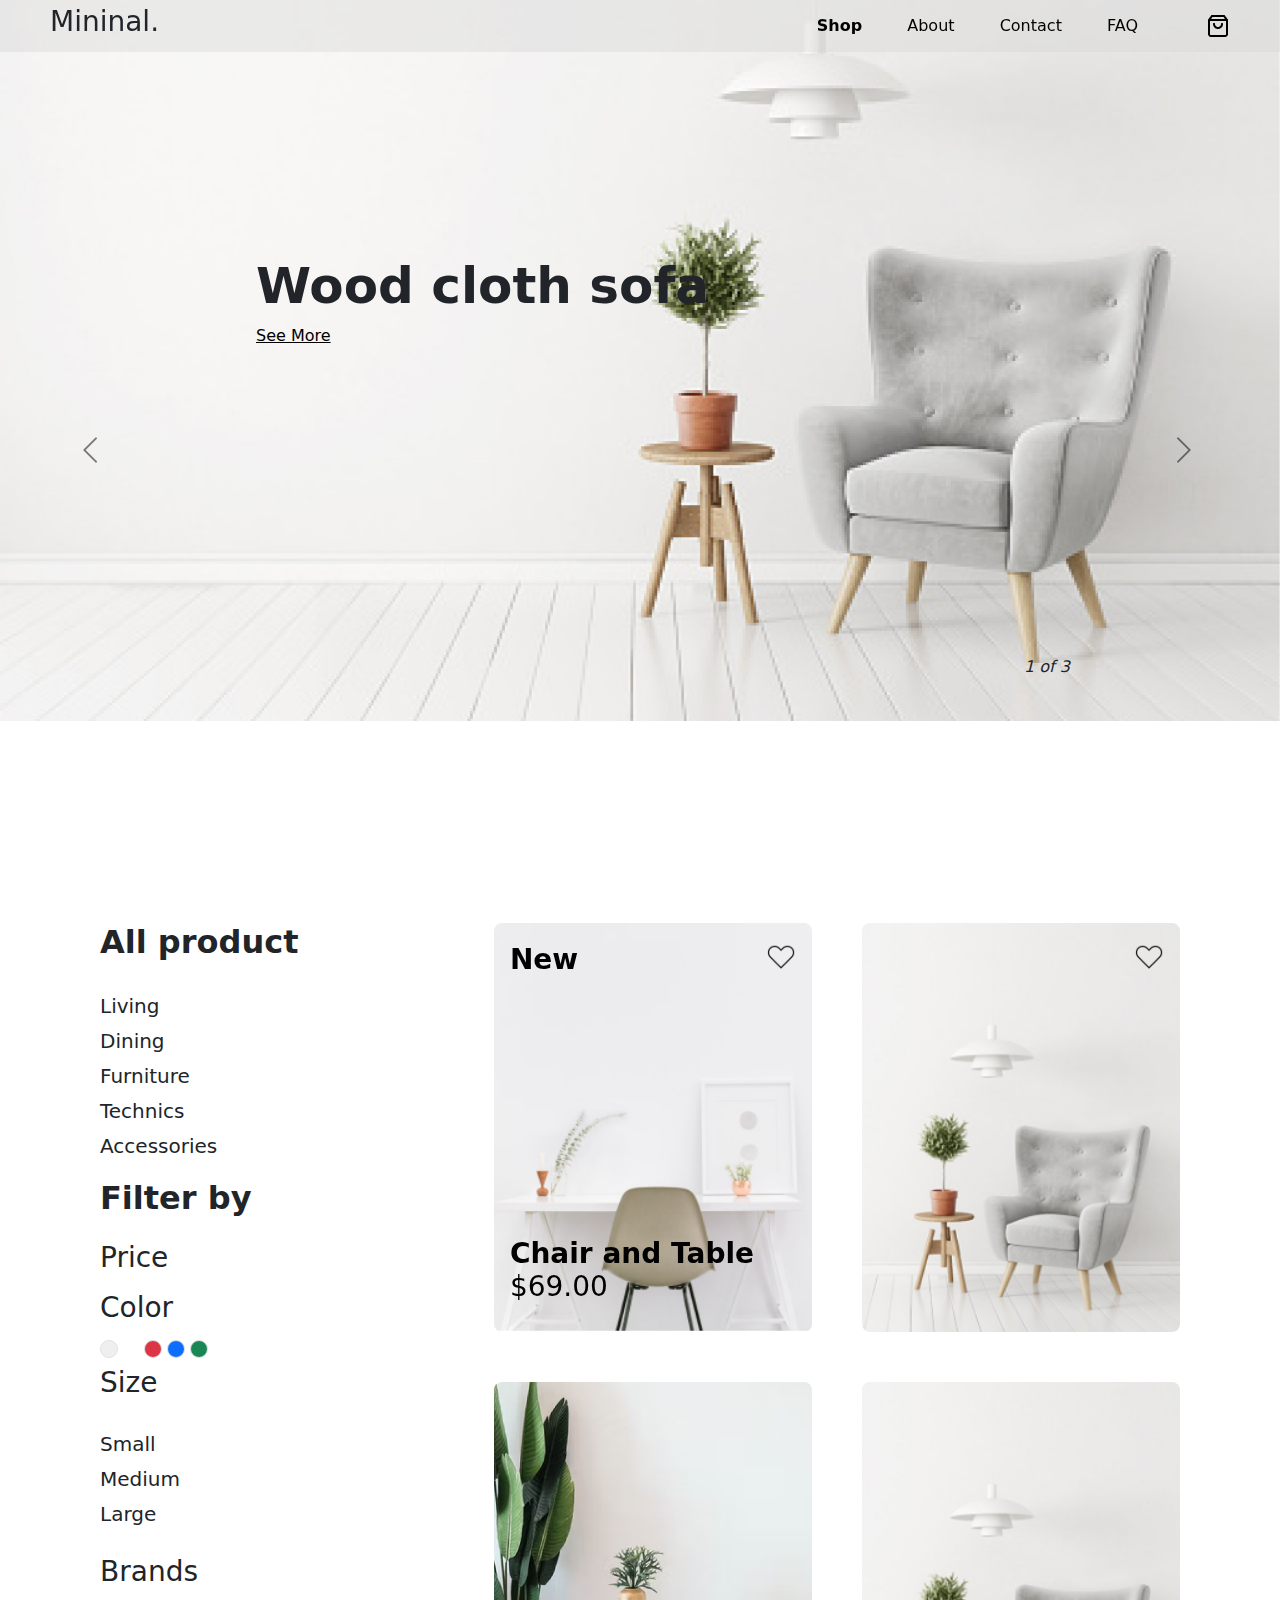
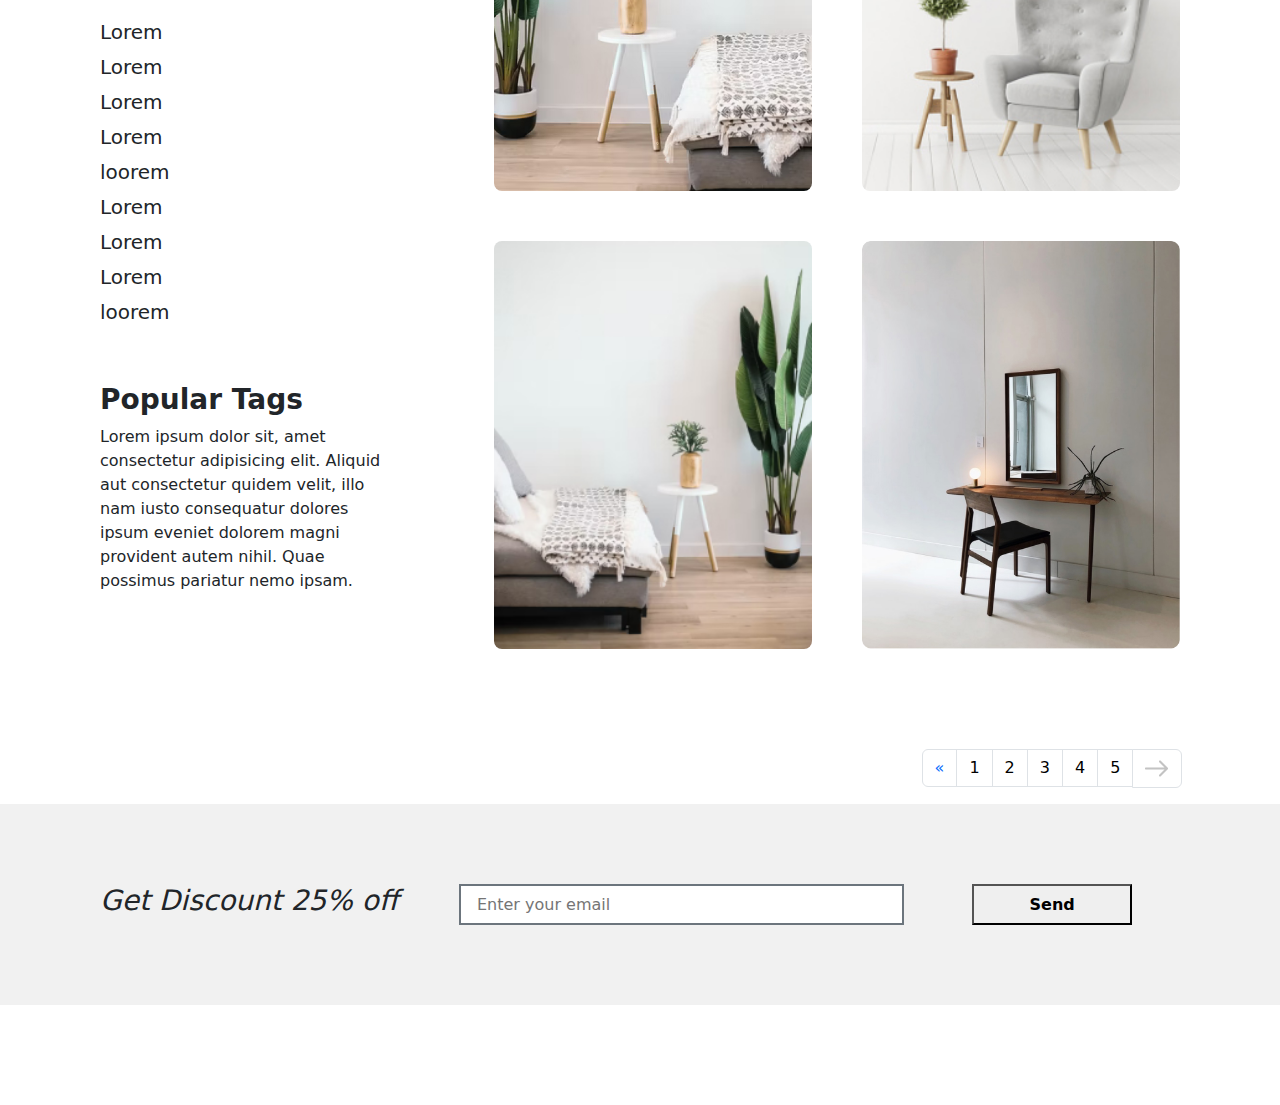
<file: LEVEL 1 PROJECT FIGMA/index.html>
<!DOCTYPE html>
<html lang="en">
<head>
  <meta charset="UTF-8">
  <meta http-equiv="X-UA-Compatible" content="IE=edge">
  <meta name="viewport" content="width=device-width, initial-scale=1.0">
  <title>SPECIAL FIGMA</title>
  <link rel="stylesheet" href="./bootstrap.css">
  <link rel="stylesheet" href="./style.css">
</head>
<body>
  
  <nav class="navbar fixed-top">
    <h3>Mininal.</h3>

    <div class="menu d-flex gap-5">
    <div class="dropdown">
      <button class="dropbtn"><img src="./asset/588a6507d06f6719692a2d15.png" alt="" class="logo"></button>
      <div class="dropdown-content">
        <a href="#"><b>Shop</b></a>
        <a href="#">About</a>
        <a href="#">Contact</a>
        <a href="#">FAQ</a>
      </div> 
    </div>
    <img src="./asset/shopping-bag.png" alt="">
    </div>
  </nav>


  <section class="sec1">
    <button class="carousel-control-prev carologo" type="button" data-bs-target="#carouselExampleControls" data-bs-slide="prev">
      <span class="" aria-hidden="true"><img src="./asset/arrow-left.png" alt=""></span>
      <span class="visually-hidden">Previous</span>
    </button>
    <button class="carousel-control-next carologo" type="button" data-bs-target="#carouselExampleControls" data-bs-slide="next">
      <span class="" aria-hidden="true"><img src="./asset/Vector.png" alt=""></span>
      <span class="visually-hidden">Next</span>
    </button>
    <div id="carouselExampleControls" class="carousel slide all-caro" data-bs-ride="carousel">
      <div class="carousel-inner">
            <div class="carousel-item active caro caro1">
              <h1 class="wood">Wood cloth sofa</h1>
              <a href="#" class="text-black">See More</a>
              <p class="of"><i>1 of 3</i></p>
            </div>

            <div class="carousel-item caro caro2">
              <h1 class="wood">Wood cloth sofa</h1>
              <a href="#" class="text-black">See More</a>
              <p class="of"><i>2 of 3</i></p>
            </div>

            <div class="carousel-item caro caro3">
              <h1 class="wood">Wood cloth sofa</h1>
              <a href="#" class="text-black">See More</a>
              <p class="of"><i>3 of 3</i></p>
            </div>  
      </div>
    </div>
  </section>

  <section class="sec2">
    <div class="part1">
      <div><h6 class="offcs"><b> Menu</b> 
        <button class="btn" type="button" data-bs-toggle="offcanvas" data-bs-target="#offcanvasWithBothOptions" aria-controls="offcanvasWithBothOptions"><img src="./asset/588a6507d06f6719692a2d15.png" alt="" class="logo"  style="height:20px; margin-top: -20px;"></button>

      <div class="offcanvas offcanvas-start" data-bs-scroll="true" tabindex="-1" id="offcanvasWithBothOptions" aria-labelledby="offcanvasWithBothOptionsLabel">
      <div class="mx-5 cont">
        <h2><b> All product </b></h2>
        <ul class="products pro">
          <li>Living</li>
          <li>Dining</li>
          <li>Furniture</li>
          <li>Technics</li>
          <li>Accessories</li>
        </ul>
    
          <h2 class="mb-2"><b>Filter by</b></h2>
          <h3 class="">Price</h3>

          <h3 class="">Color</h3>
          <div class="d-flex">
          <button class="circle rounded rounded-5 p-2 border"></button>
          <button class="circle roundrd rounded-5 p-2 border border-0 bg-transparent"></button>
          <button class="circle rounded rounded-5 p-2 bg-danger border"></button>
          <button class="circle rounded rounded-5 p-2 bg-primary border"></button>
          <button class="circle rounded rounded-5 p-2 bg-success border"></button>
          </div>
          <h3 class="">Size</h3>
          <ul class="products my-2">
            <li>Small</li>
            <li>Medium</li>
            <li>Large</li>
          </ul>

          <h3 class="">Brands</h3>
              <ul class="products">
                <li>Lorem</li>
                <li>Lorem</li>
                <li>Lorem</li>
                <li>Lorem</li>
                <li>loorem</li>
              </ul>

        </div>  
      </h6></div>
      
      <div class="sort offcs">
        <p><b>Sort</b></p><p><b>by:</b></p>
        <select name="form-select" id="" class="sort-select">
          
          <option value="">A-Z</option>
          <option value="">Time</option>
          <option value="">Z-A</option>
          <option value="">Size</option>
          <option value="">Date</option>
        </select>
        </div>
        <div class="showing offcs" style="width:200px;"><p>Showing 1-12 of 24 results</p></div>
        <div class="part1-body">
            <h2 class="mb-3"><b> All product </b></h2>
            <ul class="products py-2">
              <li>Living</li>
              <li>Dining</li>
              <li>Furniture</li>
              <li>Technics</li>
              <li>Accessories</li>
            </ul>
        
              <h2 class="mb-3"><b>Filter by</b></h2>
              <h3 class="py-2">Price</h3>

              <h3 class=" gap-2">Color</h3>
              <button class="circle rounded rounded-5 p-2 border"></button>
              <button class="circle roundrd rounded-5 p-2 border border-0 bg-transparent"></button>
              <button class="circle rounded rounded-5 p-2 bg-danger border"></button>
              <button class="circle rounded rounded-5 p-2 bg-primary border"></button>
              <button class="circle rounded rounded-5 p-2 bg-success border"></button>
          
              <h3 class=" py-2">Size</h3>
              <ul class="products py-2 prolast">
                <li>Small</li>
                <li>Medium</li>
                <li>Large</li>
              </ul>

              <h3 class="py-2">Brands</h3>
              <ul class="products py-2 prolast">
                <li>Lorem</li>
                <li>Lorem</li>
                <li>Lorem</li>
                <li>Lorem</li>
                <li>loorem</li>
                <li>Lorem</li>
                <li>Lorem</li>
                <li>Lorem</li>
                <li>loorem</li>
              </ul>
              <div class="tags2 my-5">
                <h3><b>Popular Tags</b></h3>
                <p>Lorem ipsum dolor sit, amet consectetur adipisicing elit. Aliquid aut consectetur quidem velit, illo nam iusto consequatur dolores ipsum eveniet dolorem magni provident autem nihil. Quae possimus pariatur nemo ipsam.</p>
              </div>
              
              </div> 
         
    </div>
    
    <div class="part2">
      <a href="./chair.html" class="chair-link"><div class="box box-1"><img src="./asset/image 2.jpg" alt="" class="box-img rounded-3"><h3 class="box-txt"><b>New</b></h3><h3 class="box-txtb"><b>Chair and Table</b><br>$69.00</h3><img src="./asset/heart.png" alt="" class="heart-icon"></div>
      <a href="./chair.html" class="chair-link"><div class="box box-1"><img src="./asset/image 4.jpg" alt="" class="box-img rounded-3"><img src="./asset/heart.png" alt="" class="heart-icon"></div></a>
      <a href="./chair.html" class="chair-link"><div class="box box-3"><img src="./asset/image 5-1.jpg" alt="" class="box-img rounded-3"></div></a>
      <a href="./chair.html" class="chair-link"><div class="box box-4"><img src="./asset/image 4-1.jpg" alt="" class="box-img rounded-3"></div></a>
      <a href="./chair.html" class="chair-link"><div class="box box-5"><img src="./asset/image 5.jpg" alt="" class="box-img rounded-3"></div></a>
      <a href="./chair.html" class="chair-link"><div class="box box-6"><img src="./asset/Item6.jpg" alt="" class="box-img rounded-3"></div></a>
      
    </div>
    
  </section>
  
  <div class="pageno">  
    <nav aria-label="Page navigation example">
      <ul class="pagination ">
        <li class="page-item">
          <a class="page-link" href="#" aria-label="Previous">
            <span aria-hidden="true">&laquo;</span>
          </a>
        </li>
        <li class="page-item"><a class="page-link text-black" href="#">1</a></li>
        <li class="page-item"><a class="page-link text-black" href="#">2</a></li>
        <li class="page-item"><a class="page-link text-black" href="#">3</a></li>
        <li class="page-item"><a class="page-link text-black" href="#">4</a></li>
        <li class="page-item"><a class="page-link text-black" href="#">5</a></li>
        <li class="page-item">
          <a class="page-link" href="#" aria-label="Next">
            <span aria-hidden="true"><img src="./asset/arrow-right.png" alt=""></span>
          </a>
        </li>
      </ul>
    </nav>
    </div>

   

    <section class="seclast ">
      <div class="tags">
        <h3><b>Popular Tags</b></h3>
        <p>Lorem ipsum dolor sit, amet consectetur adipisicing elit. Aliquid aut consectetur quidem velit, illo nam iusto consequatur dolores ipsum eveniet dolorem magni provident autem nihil. Quae possimus pariatur nemo ipsam.</p>
      </div>
      <h3><i>Get Discount 25% off</i></h3>
      <div class="seclastpt2">
        <input type="email" placeholder="Enter your email" class="px-3 py-1 border border-secondary border-2" style="width: 100%;">
        <button class="px-5 mx-5 send-btn" style="width: 150pt;"><b> Send</b></button>
      </div>
    </section>
    <section class="ll"></section>
    

      <script src="./bootstrap.bundle.js"></script>
      
 
</body>
</html>





<!-- https://www.figma.com/file/HFai9oJQ5ywoQ
  IXygQx13y/Furnitue?node-id=0%3A1 -->
</file>
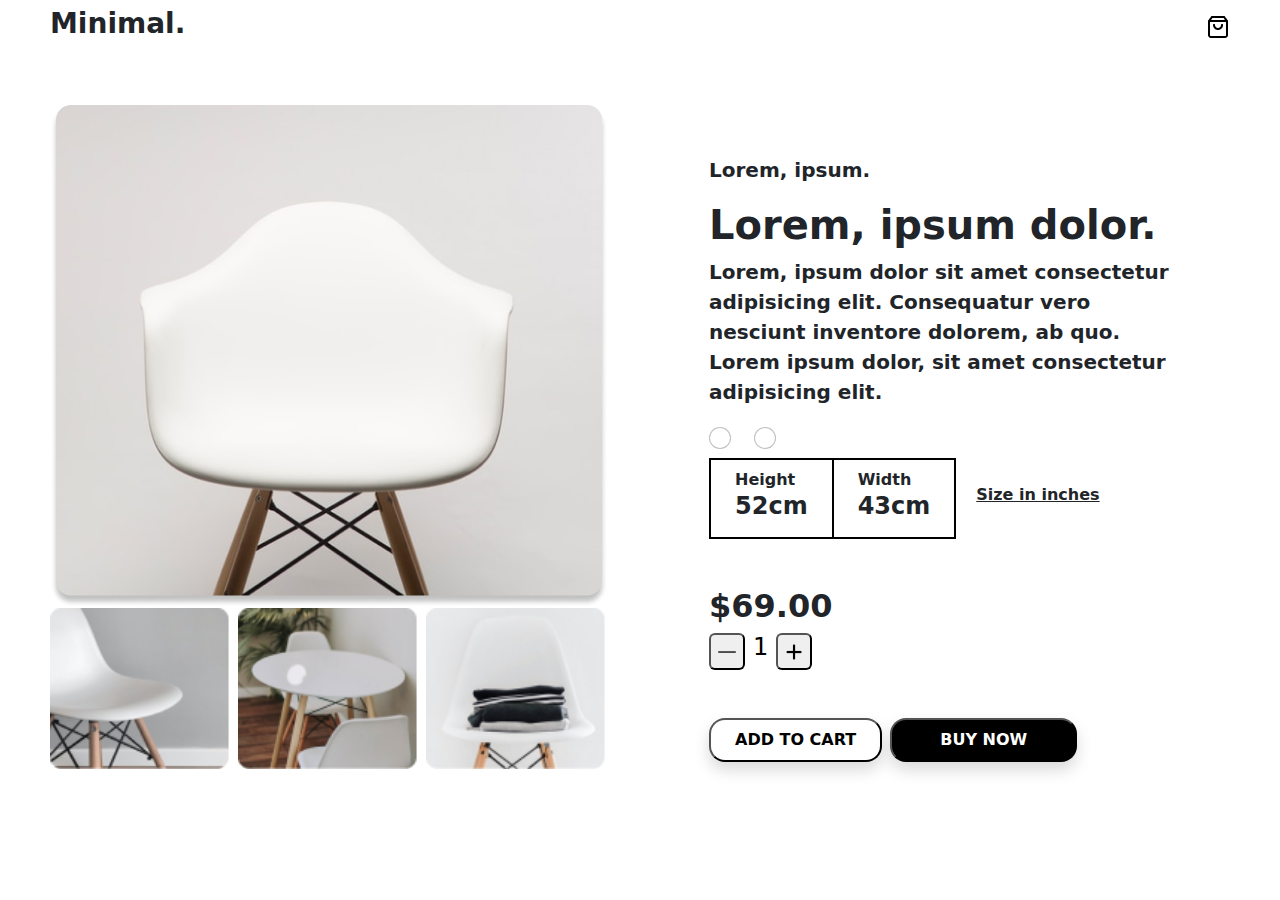
<file: LEVEL 1 PROJECT FIGMA/chair.html>
<!DOCTYPE html>
<html lang="en">
<head>
    <meta charset="UTF-8">
    <meta http-equiv="X-UA-Compatible" content="IE=edge">
    <meta name="viewport" content="width=device-width, initial-scale=1.0">
    <title>WHITE CHAIR</title>
    <link rel="stylesheet" href="./bootstrap.css"link>
    <link rel="stylesheet" href="./chair.css">
</head>
<body>
    
    
    <nav class="navbar">
        <h3><b>Minimal.</b></h3>
        <img src="./asset/shopping-bag.png" alt="" class="logo">
    </nav>

    <section class="sec1">
        <div class="part1"><img src="./asset/Rectangle 6.jpg" alt="">
            <div class="d-flex gap-2 images">
                <div class="rad">
                    <div class="form-check form-check-inline">
                        <input class="form-check-input" type="radio" name="inlineRadioOptions" id="inlineRadio1" value="option1">
                      </div>
                      <div class="form-check form-check-inline">
                        <input class="form-check-input" type="radio" name="inlineRadioOptions" id="inlineRadio2" value="option2">
                    </div>
                </div>
                <img src="./asset/Rectangle 7.jpg" alt="">
                <img src="./asset/Rectangle 8.jpg" alt="">
                <img src="./asset/Rectangle 9.jpg" alt="">
            </div>
        </div>

        <div class="part2">
            <p>Lorem, ipsum.</p>
            <h1><b>Lorem, ipsum dolor.</b></h1>
            <p>Lorem, ipsum dolor sit amet consectetur adipisicing elit. Consequatur vero nesciunt inventore dolorem, ab quo.
                 Lorem ipsum dolor, sit amet consectetur adipisicing elit.</p>
                 
                 <div class="rad1">
                    <div class="form-check form-check-inline">
                        <input class="form-check-input" type="radio" name="inlineRadioOptions" id="inlineRadio1" value="option1">
                      </div>
                      <div class="form-check form-check-inline">
                        <input class="form-check-input" type="radio" name="inlineRadioOptions" id="inlineRadio2" value="option2">
                      </div>   
                     
                 </div>

                  <div class="inches">
                  <table>
                    <thead>
                        <tr>
                            <th class="py-2 px-4">Height<h4><b>52cm</b></h4></th>
                            <th class="py-2 px-4">Width<h4><b>43cm</b></h4></th>
                        </tr>
                    </thead>
                  </table>
                  <h6>Size in inches</h6>
                    </div>
                    <div class="my-5">
                        <h2><b>$69.00</b></h2>
                    <div class="d-flex gap-2">    
                    <button class="rounded"><img src="./asset/free-minus-icon-3108-thumb.png" alt="" class="plogo"></button>
                    <h4 class="text-black">1</h4>
                    <button class="rounded"><img src="./asset/5972617.png" alt="" class="plogo"></button>
                    </div>
                    
                    </div>

                    <div class="d-flex gap-2 bbtn">
                        <button class="px-4 py-2 rounded-4 fw-bold shadow wh">ADD TO CART</button>
                        <button class="px-5 py-2 rounded-4 fw-bold shadow bk">BUY NOW</button>
                    </div>        
        </div>      
    </section>




    





    <script src="./bootstrap.bundle.js"></script>
</body>
</html>
</file>
<file: LEVEL 1 PROJECT FIGMA/style.css>
.navbar{
    padding:5px 50px;
    background-color: rgba(211, 211, 211, 0.371);
}
.dropbtn{
    display:none;
}
.logo{   
    width: 20px;
}
.dropdown-content a{
    color: black;
    text-decoration: none;
    margin: 0 20px;
}

.caro{
    background-size: 100%;
    background-position: top;
    background-repeat: no-repeat;
    padding: 20%;
}
.wood{
    font-size: 50px;
    font-weight: bold;
}

.caro1{
    background-image: url(./asset/image\ 6-2.jpg);

}
.caro2{
    background-image: url(./asset/image\ 6-2.jpg);

}
.caro3{
    background-image: url(./asset/image\ 6-2.jpg);

}

.of{
    margin-top: 40%;
    margin-left: 100%;
    margin-right: -30%;
}
.sec2{
    padding: 100px;
    column-gap: 100px;
    margin-top: -10%;
    display: flex;

}
.part1{
    width: 30%;
}
.part2{
    width: 70%;
    display: grid;
    grid-template-columns: repeat(2, 1fr);
    gap: 50px;
}
.box{
    height: 100%;
    width: 100%;
    border-radius: 10px;
    background-repeat: no-repeat;
    background-size: 100%;
}
.heart-icon{
    position: absolute;
    width: 30px;
    bottom: 88%;
    right: 5%;
}
.box-1{
    position: relative;
}
.box-txt{
    position: absolute;
    bottom: 85%;
    left: 5%;
}
.box-txtb{
    position: absolute;
    bottom: 5%;
    left: 5%;
}
.box-img{
    width: 100%;
    height: 100%;
}
.offcs{
    display: none;
}
.offcs2{
    display: none;
}
.pro{
    border-bottom: 3px solid rgb(222, 226, 228);
}
.products{
    list-style-type: none;
    margin: 0px 0 10px 0;
    padding:0 50px 20px 0;

}
.products li{
    margin-top: 5px;
    font-size: 20px;
    }
.sort-select{
    padding: 0;
    background-color: transparent;
    border: none;
    height: 20px;
    
 }
 .sort-select option{
    background-color: transparent;

 }
 .pageno{
    margin-left: 72%;
 }
.seclast{
    display: flex;
    gap: 50px;
    padding:80px 100px;
    background-color: #f1f1f1;
    width: 100%;

}
.seclast h3{
    width: 30%;
}
.seclastpt2{
    display: flex;
    gap: 20px;
    width: 70%;
}
.send-btn:hover{
    background-color: lightgray;
    box-shadow: gray 0px 2px 10px 0px;

}
.ll{
    height: 100px;
}
.tags{
    display: none;
}
.chair-link{
    color: black;
}
.chair-link:hover{
    color:black;
}
.box:hover{
    box-shadow: gray 0px 2px 8px 0px;
}


 @media screen and (max-width: 1024px){
    
    .navbar{
        padding: 10px;
    }
    .carologo{
        top: -30%;
    }
    .dropbtn{
        display: contents;
        cursor: pointer;
        border: 1px solid black;
        background-color: transparent;
    }
    .wood{
        font-size: 40px;
    }
    
.caro1{
    background-image: url(./asset/image\ 6.jpg);

}
.caro2{
    background-image: url(./asset/image\ 6.jpg);

}
.caro3{
    background-image: url(./asset/image\ 6.jpg);

}
    .dropdown{
        display: inline-block;
        position: relative;
    }
    .dropdown-content{
        background-color: white;
        display:none ;
        position: absolute;
        max-width: 160px;
        box-shadow: 0px 8px 16px 0px rgba(0,0,0,0.2);
        z-index: 1;
    }
    
    .dropdown-content a{
        color: black;
        padding: 12px;
        text-decoration: none;
        display: block;
    }
    .dropdown-content a:hover {
        background-color: #f1f1f1
    }
    .dropdown:hover .dropdown-content {
        display: block;
      }
      .dropdown:hover .dropbtn {
        background-color: lightslategray;
      }
      .sec2{
        padding: 10;
        display: block;
        margin:  -10%;
        
      }
      .part1-body{
        display: none;
      }
      .part1{
        display: grid;
        grid-template-columns: 1fr 1fr 1fr;
        gap: 10px;
        
      }
      .part2{
        width: 100%;
        gap: 10px;
      }
    .offcs{
        display: flex;
    }
    .offcs2{
        display: flex; 
    }
    .sort{
        display: grid;
        grid-template-columns: 1fr 1fr 1fr;
        column-gap: 10px;
    }

   .part1-body h3{
    margin-top: -20px;
   }
   .products li{
    font-size: 15px;
   }
   
 .pageno{
    margin-left: 40%;
 }
 .box-txt, .box-txtb{
    font-size: 20px;
 }
 .seclast{
    background-color: transparent;
    display: block;
 }
 .seclastpt2{
    display: block;
    width: 100%;
 }
 .seclastpt2 input{
    margin: 20px 0;
 }
 .seclast h3{
    width: 100%;
 }
 .seclastpt2 button{
    background-color: black;
    color: white;
 }
 .tags{
    display: block;
    text-align: center;
    margin: 50px 0;
 }
 .tags p{
    font-weight: 600;
    color: gray;
 }
  }
</file>
<file: LEVEL 1 PROJECT FIGMA/chair.css>
.navbar{
    padding: 5pt 50px;
}
.sec1{
    padding: 50px;
    display: flex;
    gap: 50px;
}
p{
    font-size: 20px;
    font-weight: 600;
}
.part2{
    padding: 50px;
}
input{
    padding: 10px;
}
.images img{
    width: 180px;
}
table, tr, th{
    border: 2px solid black;
}
.inches{
    display: flex;
    align-items: center;
    gap: 20px;
}
.inches h6{
    text-decoration: underline;
    font-weight: bold;
}
.rad{
    display: none;
}
.wh{
    background-color: white;
    color: black;
}
.bk{
    background-color: black;
    color: white;
}
.wh:hover{
    background-color: black;
    color: white;
}
.bk:hover{
    background-color: white;
    color: black;
}

.bbtn{
    align-items: center;
    width: 100%;
    text-align: center;
}
.plogo{
    width: 20px;
}


@media screen and (max-width: 1024px){
    .sec1{
        display: block;
        padding: 20px;
    }
    .rad{
        display: flex;
    }
    .rad1{
        display: none;
    }
    .images{
        align-items: center;
        width: 100%;
    }
    .images img{
        width: 100%;
    }
    .part1 img{
        width: 100%;
    }
    .part2{
        margin-top: 50px;
        padding: 0;
    }
    
}
</file>
